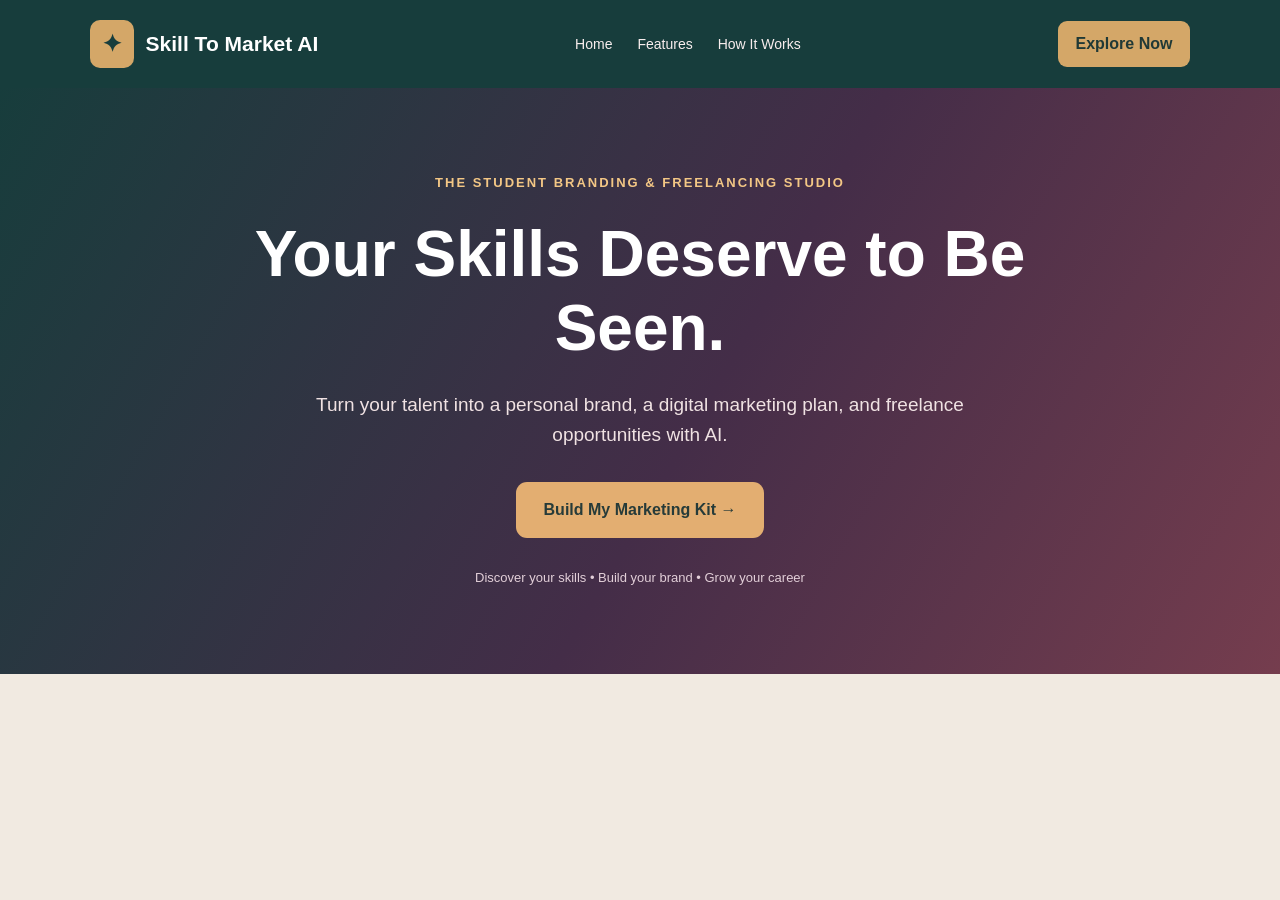
<file: index.html.html>
<!DOCTYPE html>
<html lang="en">
<head>
  <meta charset="UTF-8">
  <meta name="viewport" content="width=device-width, initial-scale=1.0">
  <title>Skill To Market AI</title>
  <link rel="stylesheet" href="style.css">
</head>
<body>

<header class="navbar">
  <div class="logo">
    <span class="logo-icon">✦</span>
    Skill To Market AI
  </div>

  <nav aria-label="Main Navigation">
    <a href="#home" data-view="home">Home</a>
    <a href="#features" data-view="features">Features</a>
    <a href="#how-it-works" data-view="how-it-works">How It Works</a>
  </nav>

  <button type="button" class="nav-button" id="exploreBtn">
    Explore Now
  </button>
</header>

<main>

  <!-- HOME PAGE -->
  <section id="home" class="page">
    <div class="hero">
      <div class="hero-content">
        <p class="eyebrow">
          THE STUDENT BRANDING & FREELANCING STUDIO
        </p>

        <h1>Your Skills Deserve to Be Seen.</h1>

        <p class="hero-description">
          Turn your talent into a personal brand,
          a digital marketing plan, and freelance
          opportunities with AI.
        </p>

        <button type="button" class="primary-button"
                data-view="student">
          Build My Marketing Kit →
        </button>

        <p class="hero-note">
          Discover your skills • Build your brand • Grow your career
        </p>
      </div>
    </div>
  </section>

  <!-- FEATURES PAGE -->
  <section id="features" class="page" hidden>
    <div class="features-section">
      <div class="section-heading">
        <p class="section-label">EXPLORE OUR FEATURES</p>
        <h2>Everything You Need to Grow</h2>
        <p>
          From discovering your skills to building your
          online presence and freelance career.
        </p>
      </div>

      <div class="features-grid">
        <article class="feature-card brand-card">
          <div class="feature-icon">✦</div>
          <h3>Personal Branding</h3>
          <p>
            Discover your strengths, find your niche,
            and prepare your professional online profile.
          </p>
        </article>

        <article class="feature-card marketing-card">
          <div class="feature-icon">▦</div>
          <h3>7-Day Marketing Plan</h3>
          <p>
            Get a personalized marketing schedule
            with content ideas and daily activities.
          </p>
        </article>

        <article class="feature-card fiverr-card">
          <div class="feature-icon">◆</div>
          <h3>Fiverr Gig Studio</h3>
          <p>
            Prepare gig titles, descriptions, packages,
            keywords, and client requirements.
          </p>
        </article>
      </div>
    </div>
  </section>

  <!-- HOW IT WORKS PAGE -->
  <section id="how-it-works" class="page" hidden>
    <div class="how-section">
      <p class="section-label">SIMPLE PROCESS</p>
      <h2>How Skill To Market AI Works</h2>

      <div class="steps-grid">
        <article class="step-card">
          <span>01</span>
          <h3>Enter Your Skills</h3>
          <p>Provide your education, skills, and career goals.</p>
        </article>

        <article class="step-card">
          <span>02</span>
          <h3>Build Your Strategy</h3>
          <p>Get personalized branding and marketing guidance.</p>
        </article>

        <article class="step-card">
          <span>03</span>
          <h3>Prepare for Freelancing</h3>
          <p>Explore content ideas and optional Fiverr gig details.</p>
        </article>
      </div>
    </div>
  </section>

  <!-- STUDENT INFORMATION -->
  <section id="student" class="page form-page" hidden>
    <div class="form-panel">
      <p class="step-label">STEP 01 / 02</p>
      <h2>Let's Discover Your Skills</h2>
      <p class="intro-text">
        Tell us about your education, skills and career goals.
      </p>

      <div class="progress-bar">
        <span class="active"></span>
        <span></span>
      </div>

      <div class="form-grid">
        <div class="field">
          <label for="degree">Degree / Field of Study *</label>
          <input id="degree" type="text"
                 placeholder="e.g. BS Computer Science" required>
        </div>

        <div class="field">
          <label for="skill">Your Main Skill *</label>
          <input id="skill" type="text"
                 placeholder="e.g. Web Development" required>
        </div>

        <div class="field">
          <label for="experience">Experience Level *</label>
          <select id="experience" required>
            <option value="">Select Experience Level</option>
            <option value="Beginner">Beginner</option>
            <option value="Intermediate">Intermediate</option>
            <option value="Advanced">Advanced</option>
          </select>
        </div>

        <div class="field">
          <label for="careerGoal">Career Goal *</label>
          <input id="careerGoal" type="text"
                 placeholder="e.g. Find Freelance Clients" required>
        </div>
      </div>

      <div class="form-actions">
        <button type="button" class="outline-button"
                data-view="home">← Back to Home</button>
        <button type="button" class="green-button"
                id="continueBtn">Continue →</button>
      </div>
    </div>
  </section>

  <!-- MARKETING PREFERENCES -->
  <section id="preferences" class="page form-page" hidden>
    <div class="form-panel preferences-panel">
      <p class="step-label">STEP 02 / 02</p>
      <h2>Find Your Direction</h2>
      <p class="intro-text">
        Choose your marketing preferences and optional Fiverr Gig.
      </p>

      <div class="progress-bar">
        <span class="active"></span>
        <span class="active second-progress"></span>
      </div>

      <div class="form-grid">
        <div class="field">
          <label for="platforms">Preferred Platforms *</label>
          <input id="platforms" type="text"
                 placeholder="e.g. LinkedIn, Instagram" required>
        </div>

        <div class="field">
          <label for="interest">Area of Interest *</label>
          <input id="interest" type="text"
                 placeholder="e.g. E-commerce Websites" required>
        </div>

        <div class="field full-width">
          <label for="availableTime">Available Time (Optional)</label>
          <input id="availableTime" type="text"
                 placeholder="e.g. 2 hours per day">
        </div>
      </div>

      <div class="fiverr-option">
        <h3>◆ Want to Create a Fiverr Gig?</h3>
        <p>Optionally prepare your freelance service content.</p>

        <label class="checkbox-label">
          <input type="checkbox" id="enableFiverr">
          Yes, I want to generate a Fiverr Gig
        </label>

        <div id="fiverrFields" hidden>
          <h3>Fiverr Gig Information</h3>

          <div class="form-grid">
            <div class="field">
              <label for="serviceType">Service / Gig Type *</label>
              <input id="serviceType" type="text"
                placeholder="e.g. Shopify Store Development" disabled>
            </div>

            <div class="field">
              <label for="targetClient">Target Client *</label>
              <input id="targetClient" type="text"
                placeholder="e.g. Small Businesses" disabled>
            </div>

            <div class="field">
              <label for="tools">Tools / Technologies *</label>
              <input id="tools" type="text"
                placeholder="e.g. Shopify, HTML, CSS" disabled>
            </div>

            <div class="field">
              <label for="startingPrice">Starting Price *</label>
              <input id="startingPrice" type="text"
                placeholder="e.g. $50" disabled>
            </div>

            <div class="field">
              <label for="deliveryTime">Delivery Time *</label>
              <input id="deliveryTime" type="text"
                placeholder="e.g. 5 days" disabled>
            </div>

            <div class="field">
              <label for="revisions">Number of Revisions *</label>
              <input id="revisions" type="number" min="0"
                placeholder="e.g. 2" disabled>
            </div>

            <div class="field full-width">
              <label for="portfolio">Portfolio / Work Samples *</label>
              <select id="portfolio" disabled>
                <option value="">Select Availability</option>
                <option value="Available">Available</option>
                <option value="Not Available">Not Available</option>
              </select>
            </div>
          </div>
        </div>
      </div>

      <div class="form-actions">
        <button type="button" class="outline-button"
                data-view="student">← Back</button>
        <button type="button" class="green-button"
                id="generateBtn">
          Generate My Marketing Kit →
        </button>
      </div>
    </div>
  </section>

  <!-- MARKETING KIT RESULTS -->
  <section id="results" class="page results-page" hidden>
    <div class="results-container">
      <div class="results-heading">
        <p class="section-label">YOUR PERSONALIZED RESULTS</p>
        <h2>Your Personal Branding Studio</h2>
        <p>Explore your Digital Marketing Kit.</p>
        <p class="demo-notice">
          AI-generated suggestions. Review and personalize them before using.
        </p>
      </div>

      <div class="result-grid">
        <article class="result-card result-green">
          <h3>AI-Based Skill Analysis</h3>
          <div id="skillAnalysisResult"></div>
        </article>
        <article class="result-card result-coral">
          <h3>Target Audience Identification</h3>
          <div id="targetAudienceResult"></div>
        </article>
        <article class="result-card result-purple">
          <h3>Niche & Brand Positioning</h3>
          <div id="nicheResult"></div>
        </article>
        <article class="result-card result-blue">
          <h3>Profile Optimization</h3>
          <div id="profileOptimizationResult"></div>
        </article>
        <article class="result-card result-gold">
          <h3>Personalized Content Strategy</h3>
          <div id="contentStrategyResult"></div>
        </article>
        <article class="result-card result-pink">
          <h3>Caption & Content Generator</h3>
          <div id="captionResult"></div>
        </article>
        <article class="result-card result-green">
          <h3>Client Outreach Drafts</h3>
          <div id="outreachResult"></div>
        </article>
        <article class="result-card result-coral">
          <h3>Pricing Guidance</h3>
          <div id="pricingResult"></div>
        </article>
        <article class="result-card result-purple">
          <h3>Profile Score & Analysis</h3>
          <div id="profileAnalysisResult"></div>
        </article>
      </div>

      <div class="calendar-box">
        <h3>Your 7-Day Marketing Calendar</h3>
        <p id="marketingPlanIntro"></p>
        <div class="calendar-grid" id="marketingCalendar"></div>
      </div>

      <div class="form-actions">
        <button type="button" class="outline-button"
                data-view="preferences">← Edit Information</button>

        <button type="button" class="burgundy-button"
                id="viewFiverrBtn" hidden>View My Fiverr Gig →</button>
      </div>
    </div>
  </section>

  <!-- FIVERR GIG RESULTS -->
  <section id="fiverr-results" class="page results-page" hidden>
    <div class="results-container">
      <div class="results-heading">
        <p class="section-label">FREELANCING STUDIO</p>
        <h2>Your Fiverr Gig Studio</h2>
        <p class="demo-notice">
          AI-generated Gig content. Review it before using on Fiverr.
          It is not published automatically.
        </p>
      </div>

      <div class="gig-title-box">
        <h3>Your Gig Title</h3>
        <p id="gigTitleResult"></p>
      </div>

      <div class="result-grid">
        <article class="result-card result-purple">
          <h3>Category / Subcategory</h3>
          <div id="gigCategoryResult"></div>
        </article>
        <article class="result-card result-green">
          <h3>Search Tags / Keywords</h3>
          <div id="gigTagsResult"></div>
        </article>
      </div>

      <h3 class="packages-title">
        Basic, Standard & Premium Packages
      </h3>

      <div class="package-grid">
        <article class="package-card package-basic">
          <h3>Basic</h3>
          <strong id="basicPrice">TBD</strong>
          <p>Starter Package</p>
        </article>
        <article class="package-card package-standard">
          <h3>Standard</h3>
          <strong>To be suggested</strong>
          <p>Business Package</p>
        </article>
        <article class="package-card package-premium">
          <h3>Premium</h3>
          <strong>To be suggested</strong>
          <p>Complete Package</p>
        </article>
      </div>

      <p class="package-note">
        AI-generated package suggestions. Review before using.
      </p>

      <div class="result-grid">
        <article class="result-card result-gold">
          <h3>Pricing, Delivery & Revisions</h3>
          <div id="gigPricingResult"></div>
        </article>
        <article class="result-card result-blue">
          <h3>Gig Description</h3>
          <div id="gigDescriptionResult"></div>
        </article>
        <article class="result-card result-pink">
          <h3>Frequently Asked Questions</h3>
          <div id="gigFaqResult"></div>
        </article>
        <article class="result-card result-coral">
          <h3>Buyer Requirements</h3>
          <div id="gigRequirementsResult"></div>
        </article>
        <article class="result-card result-green">
          <h3>Gallery / Portfolio Suggestions</h3>
          <div id="gigPortfolioResult"></div>
        </article>
      </div>

      <div class="form-actions">
        <button type="button" class="outline-button"
                data-view="results">← Back to Marketing Kit</button>
        <button type="button" class="green-button"
                data-view="home">Back to Home</button>
      </div>
    </div>
  </section>

</main>

<script>
  // ALL SCREENS
  const pageIds = [
    "home", "features", "how-it-works",
    "student", "preferences", "results", "fiverr-results"
  ];

  const pages = pageIds.map(function(id) {
    return document.getElementById(id);
  });

  // NORMAL MODE: ONLY ONE SCREEN
  function showPage(pageId) {
    pages.forEach(function(page) {
      page.hidden = page.id !== pageId;
    });

    window.scrollTo(0, 0);
  }

  // EXPLORE MODE: HOME + FEATURES + HOW IT WORKS
  function exploreWebsite() {
    pages.forEach(function(page) {
      const isExplorePage = [
        "home", "features", "how-it-works"
      ].includes(page.id);

      page.hidden = !isExplorePage;
    });

    window.scrollTo({ top: 0, behavior: "smooth" });
  }

  // NAVIGATION BUTTONS: INDIVIDUAL SCREENS
  document.querySelectorAll("[data-view]").forEach(function(button) {
    button.addEventListener("click", function(event) {
      event.preventDefault();
      showPage(this.dataset.view);
    });
  });

  // EXPLORE NOW: SCROLLING MODE
  document.getElementById("exploreBtn").addEventListener(
    "click", function() {
      exploreWebsite();
    }
  );

  // FORM HELPERS
  function getValue(id) {
    return document.getElementById(id).value.trim();
  }

  function validateFields(ids, pageId) {
    for (const id of ids) {
      const field = document.getElementById(id);

      if (!field.value.trim() || !field.checkValidity()) {
        showPage(pageId);
        field.focus();
        field.reportValidity();
        return false;
      }
    }
    return true;
  }

  const studentIds = [
    "degree", "skill", "experience", "careerGoal"
  ];

  const preferenceIds = ["platforms", "interest"];

  const fiverrIds = [
    "serviceType", "targetClient", "tools",
    "startingPrice", "deliveryTime", "revisions", "portfolio"
  ];

  // CONTINUE TO MARKETING PREFERENCES
  document.getElementById("continueBtn").addEventListener(
    "click", function() {
      if (validateFields(studentIds, "student")) {
        showPage("preferences");
      }
    }
  );

  // OPTIONAL FIVERR FORM
  const enableFiverr = document.getElementById("enableFiverr");
  const fiverrFields = document.getElementById("fiverrFields");

  enableFiverr.addEventListener("change", function() {
    fiverrFields.hidden = !this.checked;

    fiverrFields.querySelectorAll("input, select").forEach(
      function(field) {
        field.disabled = !enableFiverr.checked;
        field.required = enableFiverr.checked;
      }
    );
  });

  // ---------- RENDER HELPERS ----------
  function makeEl(tag, text) {
    const node = document.createElement(tag);
    if (text !== undefined && text !== null) node.textContent = String(text);
    return node;
  }

  function asList(value) {
    return Array.isArray(value) ? value : [];
  }

  function listEl(items) {
    const ul = document.createElement("ul");
    ul.style.paddingLeft = "20px";
    ul.style.marginTop = "4px";
    asList(items).forEach(function(item) {
      ul.appendChild(makeEl("li", item));
    });
    return ul;
  }

  function labelBlock(label, value) {
    const wrap = document.createElement("div");
    wrap.style.marginBottom = "10px";
    wrap.style.whiteSpace = "pre-line";
    wrap.appendChild(makeEl("strong", label + ": "));
    wrap.appendChild(document.createTextNode(value == null ? "" : String(value)));
    return wrap;
  }

  function listBlock(label, items) {
    const wrap = document.createElement("div");
    wrap.style.marginBottom = "10px";
    wrap.appendChild(makeEl("strong", label));
    wrap.appendChild(listEl(items));
    return wrap;
  }

  function fillBox(id, nodes) {
    document.getElementById(id).replaceChildren(...nodes);
  }

  // ---------- MARKETING KIT RENDER ----------
  function renderKit(kit) {
    const k = kit || {};

    const sa = k.skillAnalysis || {};
    fillBox("skillAnalysisResult", [
      labelBlock("Summary", sa.summary),
      listBlock("Strengths", sa.strengths),
      listBlock("Areas to Improve", sa.improvementAreas),
      listBlock("Services You Can Offer", sa.marketableServices)
    ]);

    const ta = k.targetAudience || {};
    fillBox("targetAudienceResult", [
      labelBlock("Primary Audience", ta.primaryAudience),
      labelBlock("Secondary Audience", ta.secondaryAudience),
      listBlock("Client Types", ta.clientTypes),
      listBlock("Where to Find Them", ta.whereToFindThem)
    ]);

    const ni = k.niche || {};
    fillBox("nicheResult", [
      labelBlock("Recommended Niche", ni.recommendedNiche),
      labelBlock("Why It Fits", ni.reason),
      labelBlock("Brand Positioning", ni.brandPositioning),
      labelBlock("Value Proposition", ni.uniqueValueProposition),
      labelBlock("Brand Tone", ni.brandTone)
    ]);

    const po = k.profileOptimization || {};
    const li = po.linkedin || {};
    const ig = po.instagram || {};
    fillBox("profileOptimizationResult", [
      labelBlock("LinkedIn Headline", li.headline),
      labelBlock("LinkedIn About", li.about),
      labelBlock("LinkedIn Skills to Add", asList(li.skillsToAdd).join(", ")),
      listBlock("LinkedIn Tips", li.tips),
      labelBlock("Instagram Bio", ig.bio),
      listBlock("Instagram Highlight Ideas", ig.highlightIdeas),
      listBlock("Instagram Tips", ig.tips)
    ]);

    const cs = k.contentStrategy || {};
    fillBox("contentStrategyResult", [
      listBlock("Content Pillars", asList(cs.contentPillars).map(function(p) {
        return p.pillar + ": " + p.description;
      })),
      listBlock("Post Ideas", asList(cs.postIdeas).map(function(p) {
        return p.platform + ": " + p.idea;
      })),
      labelBlock("Posting Frequency", cs.postingFrequency)
    ]);

    fillBox("captionResult", asList(k.captions).map(function(c, i) {
      const wrap = document.createElement("div");
      wrap.style.marginBottom = "14px";
      wrap.style.whiteSpace = "pre-line";
      wrap.appendChild(makeEl("strong", (i + 1) + ". " + c.type + " | " + c.platform));

      // hashtags caption ke andar hon to hata do (duplicate se bachne ke liye)
      const cleanCaption = String(c.caption || "")
        .replace(/#\w+/g, "")
        .replace(/[ \t]+/g, " ")
        .trim();
      wrap.appendChild(makeEl("p", cleanCaption));

      // hashtags array ke duplicates hata do
      const tags = Array.from(new Set(asList(c.hashtags)));
      wrap.appendChild(makeEl("p", tags.join(" ")));
      return wrap;
    }));

    const oc = k.outreach || {};
    fillBox("outreachResult", [
      labelBlock("LinkedIn Message", oc.linkedinMessage),
      labelBlock("Email Subject", oc.emailSubject),
      labelBlock("Email Body", oc.emailBody),
      labelBlock("Instagram DM", oc.instagramDM),
      labelBlock("Follow-up Message", oc.followUpMessage)
    ]);

    const pr = k.pricing || {};
    fillBox("pricingResult", [
      labelBlock("Approach", pr.pricingApproach),
      labelBlock("Starting Price Range", pr.startingPriceRange),
      listBlock("Package Ideas", asList(pr.packageIdeas).map(function(p) {
        return p.name + " (" + p.price + "): " + p.includes;
      })),
      listBlock("Pricing Tips", pr.tips)
    ]);

    const pa = k.profileAnalysis || {};
    fillBox("profileAnalysisResult", [
      labelBlock("Score", pa.score == null ? (pa.scoreStatus || "Not evaluated") : pa.score + "/100"),
      labelBlock("Analysis", pa.analysis),
      listBlock("Improvement Tips", pa.improvementTips)
    ]);

    const calendar = document.getElementById("marketingCalendar");
    calendar.replaceChildren();
    asList(k.marketingPlan).forEach(function(d, index) {
      const card = document.createElement("article");
      card.className = "calendar-day day-" + ((index % 7) + 1);
      card.appendChild(makeEl("span", "DAY " + (d.day || index + 1)));
      card.appendChild(makeEl("h4", d.focus));
      card.appendChild(makeEl("p", d.task));
      card.appendChild(makeEl("p", "Content: " + d.contentIdea));
      card.appendChild(makeEl("p", "Engage: " + d.engagementActivity));
      card.appendChild(makeEl("p", d.platform + " | " + d.timeNeeded));
      calendar.appendChild(card);
    });

    document.getElementById("marketingPlanIntro").textContent =
      "Your personalized day-by-day plan.";
  }

  // ---------- FIVERR GIG RENDER ----------
  function renderFiverr(g, wanted) {
    const btn = document.getElementById("viewFiverrBtn");

    if (!wanted || !g) {
      btn.hidden = true;
      return;
    }

    document.getElementById("gigTitleResult").textContent = g.gigTitle || "";

    fillBox("gigCategoryResult", [
      labelBlock("Category", g.category),
      labelBlock("Subcategory", g.subcategory)
    ]);

    fillBox("gigTagsResult", [
      labelBlock("Tags", asList(g.tags).join(", "))
    ]);

    const grid = document.querySelector("#fiverr-results .package-grid");
    grid.replaceChildren();
    [
      ["basic", "Basic", "package-basic"],
      ["standard", "Standard", "package-standard"],
      ["premium", "Premium", "package-premium"]
    ].forEach(function(t) {
      const p = (g.packages || {})[t[0]] || {};
      const card = document.createElement("article");
      card.className = "package-card " + t[2];
      card.appendChild(makeEl("h3", t[1]));
      card.appendChild(makeEl("strong", p.price));
      card.appendChild(makeEl("p", p.name));
      card.appendChild(makeEl("p", p.includes));
      card.appendChild(makeEl("p",
        [p.deliveryTime, p.revisions != null ? p.revisions + " revisions" : ""]
          .filter(Boolean).join(" | ")));
      grid.appendChild(card);
    });

    fillBox("gigPricingResult", [labelBlock("Summary", g.pricingSummary)]);
    fillBox("gigDescriptionResult", [labelBlock("Description", g.description)]);

    fillBox("gigFaqResult", asList(g.faqs).map(function(f) {
      const w = document.createElement("div");
      w.style.marginBottom = "10px";
      w.appendChild(makeEl("strong", "Q: " + f.question));
      w.appendChild(makeEl("p", "A: " + f.answer));
      return w;
    }));

    fillBox("gigRequirementsResult", [
      listBlock("Buyer should provide", g.requirements)
    ]);

    fillBox("gigPortfolioResult", [
      listBlock("Suggestions", g.portfolioSuggestions)
    ]);

    btn.hidden = false;
  }

  // ---------- n8n CONNECTION ----------
  const WEBHOOK_URL = "https://workflow.resailab.com/webhook/skill-to-market-ai";

  async function fetchKit(payload) {
    const controller = new AbortController();
    const timer = setTimeout(function() {
      controller.abort();
    }, 150000);

    try {
      const response = await fetch(WEBHOOK_URL, {
        method: "POST",
        headers: { "Content-Type": "application/json" },
        body: JSON.stringify(payload),
        signal: controller.signal
      });

      // Read plain text first: n8n may return an empty body on model failure.
      const raw = await response.text();
      let data;
      try {
        data = raw.trim() ? JSON.parse(raw) : null;
      } catch (parseError) {
        throw new Error("n8n returned an invalid response. Check the latest n8n execution and Respond to Webhook node.");
      }

      if (!response.ok) {
        if (response.status === 429 || (data && data.error === "AI_LIMIT_REACHED")) {
          throw new Error("Gemini AI request limit reached. Please try again after the quota resets.");
        }
        throw new Error((data && data.message) || ("n8n returned HTTP " + response.status));
      }
      if (!data || typeof data !== "object" || !data.skillAnalysis) {
        throw new Error("n8n did not return a complete Marketing Kit. Check Message a model and Respond to Webhook nodes.");
      }
      return data;
    } finally {
      clearTimeout(timer);
    }
  }

  // GENERATE MARKETING KIT (+ OPTIONAL FIVERR GIG)
  document.getElementById("generateBtn").addEventListener(
    "click", async function() {

      if (!validateFields(studentIds, "student")) return;

      if (!validateFields(preferenceIds, "preferences")) return;

      if (enableFiverr.checked &&
          !validateFields(fiverrIds, "preferences")) return;

      const wantsFiverr = enableFiverr.checked;

      const degree = getValue("degree");
      const skill = getValue("skill");
      const experience = getValue("experience");
      const goal = getValue("careerGoal");
      const platforms = getValue("platforms");
      const interest = getValue("interest");
      const time = getValue("availableTime");

      const generateButton = document.getElementById("generateBtn");
      const buttonText = generateButton.textContent;
      generateButton.disabled = true;
      generateButton.textContent = "Generating... please wait (up to 2 minutes)";

      let kit;

      try {
        kit = await fetchKit({
          degree: degree,
          skill: skill,
          experience: experience,
          goal: goal,
          careerGoal: goal,
          platform: platforms,
          platforms: platforms,
          interest: interest,
          availableTime: time,
          time: time,
          fiverrEnabled: wantsFiverr ? "true" : "false",
          serviceType: wantsFiverr ? getValue("serviceType") : "",
          targetClient: wantsFiverr ? getValue("targetClient") : "",
          tools: wantsFiverr ? getValue("tools") : "",
          startingPrice: wantsFiverr ? getValue("startingPrice") : "",
          deliveryTime: wantsFiverr ? getValue("deliveryTime") : "",
          revisions: wantsFiverr ? getValue("revisions") : "",
          portfolio: wantsFiverr ? getValue("portfolio") : ""
        });
      } catch (error) {
        alert("Could not get AI result: " + error.message);
        generateButton.disabled = false;
        generateButton.textContent = buttonText;
        return;
      }

      generateButton.disabled = false;
      generateButton.textContent = buttonText;

      window.latestKit = kit;
      renderKit(kit);
      renderFiverr(kit.fiverrGig, wantsFiverr);

      if (wantsFiverr && !kit.fiverrGig) {
        alert("Marketing kit aa gayi, lekin AI ke jawab mein 'fiverrGig' nahi tha. " +
              "n8n ka prompt / parse node check karo. Keys mile: " +
              Object.keys(kit).join(", "));
      }

      showPage("results");
    }
  );

  document.getElementById("viewFiverrBtn").addEventListener(
    "click", function() {
      if (!this.hidden) showPage("fiverr-results");
    }
  );

  // WEBSITE OPENS ON HOME PAGE ONLY
  showPage("home");
</script>

</body>
</html>
</file>
<file: style.css>
/* SKILL TO MARKET AI - PREMIUM WEBSITE */

* {
  margin: 0;
  padding: 0;
  box-sizing: border-box;
}

html {
  scroll-behavior: smooth;
}

body {
  font-family: Arial, sans-serif;
  background: #f1eae1;
  color: #263d38;
  line-height: 1.6;
}

button, input, select {
  font: inherit;
}

button {
  cursor: pointer;
}

[hidden] {
  display: none !important;
}

/* NAVIGATION */

.navbar {
  display: flex;
  justify-content: space-between;
  align-items: center;
  gap: 20px;
  padding: 20px 7%;
  background: #173d3c;
  color: #fff;
}

.logo {
  display: flex;
  align-items: center;
  gap: 12px;
  font-size: 21px;
  font-weight: bold;
}

.logo-icon {
  background: #d4a768;
  color: #173d3c;
  padding: 5px 12px;
  border-radius: 10px;
  font-size: 24px;
}

nav {
  display: flex;
  gap: 25px;
}

nav a {
  color: #f8eeee;
  text-decoration: none;
  font-size: 14px;
}

nav a:hover {
  color: #f3c785;
}

.nav-button {
  background: #d4a768;
  color: #203936;
  padding: 10px 18px;
  border: none;
  border-radius: 9px;
  font-weight: bold;
}

/* HOME PAGE */

.hero {
  min-height: 540px;
  display: flex;
  align-items: center;
  justify-content: center;
  text-align: center;
  padding: 85px 20px;
  background: linear-gradient(
    120deg, #173d3c 0%, #442d48 55%, #753d4e 100%
  );
  color: white;
}

.hero-content {
  max-width: 800px;
}

.eyebrow {
  color: #f3c785;
  letter-spacing: 2px;
  font-size: 13px;
  font-weight: bold;
  margin-bottom: 23px;
}

.hero h1 {
  font-size: clamp(36px, 5vw, 64px);
  line-height: 1.16;
  margin-bottom: 24px;
}

.hero-description {
  font-size: 19px;
  color: #f0e2e3;
  max-width: 650px;
  margin: 0 auto 32px;
}

.primary-button {
  display: inline-block;
  background: #e3ae71;
  color: #263b39;
  padding: 15px 28px;
  font-weight: bold;
  border: none;
  border-radius: 11px;
  transition: 0.2s ease;
}

.primary-button:hover {
  background: #f3c785;
  transform: translateY(-3px);
}

.hero-note {
  margin-top: 30px;
  font-size: 13px;
  color: #e2cfd8;
}

/* FEATURES */

.features-section {
  max-width: 1150px;
  min-height: 75vh;
  margin: 0 auto;
  padding: 85px 25px;
}

.section-heading {
  text-align: center;
  margin-bottom: 35px;
}

.section-label {
  color: #a25a51;
  font-size: 13px;
  font-weight: bold;
  letter-spacing: 2px;
  margin-bottom: 13px;
}

.section-heading h2,
.how-section h2 {
  color: #233e39;
  font-size: 34px;
  margin-bottom: 12px;
}

.section-heading > p:last-child {
  color: #75665f;
}

.features-grid {
  display: grid;
  grid-template-columns: repeat(3, minmax(0, 1fr));
  gap: 22px;
}

.feature-card {
  padding: 30px;
  border-radius: 17px;
  transition: 0.2s;
}

.feature-card:hover {
  transform: translateY(-5px);
}

.feature-icon {
  font-size: 30px;
  margin-bottom: 18px;
}

.feature-card h3 {
  font-size: 21px;
  margin-bottom: 12px;
}

.feature-card p {
  font-size: 15px;
}

.brand-card {
  background: #dcece6;
  color: #175f52;
}

.marketing-card {
  background: #f5e9cf;
  color: #85601f;
}

.fiverr-card {
  background: #f4dfe7;
  color: #843d62;
}

/* HOW IT WORKS */

.how-section {
  min-height: 75vh;
  padding: 75px 7%;
  background: #e6eae4;
  text-align: center;
}

.steps-grid {
  display: grid;
  grid-template-columns: repeat(3, minmax(0, 1fr));
  gap: 20px;
  max-width: 1100px;
  margin: 35px auto 0;
}

.step-card {
  padding: 30px 22px;
  background: white;
  border-radius: 16px;
  box-shadow: 0 4px 18px rgba(0,0,0,0.04);
}

.step-card span {
  display: inline-block;
  font-size: 25px;
  font-weight: bold;
  color: #bd8d4f;
  margin-bottom: 12px;
}

.step-card h3 {
  color: #173d3c;
  margin-bottom: 8px;
}

.step-card p {
  color: #746966;
  font-size: 14px;
}

/* FORM PAGES */

.form-page {
  min-height: 85vh;
  padding: 55px 20px 75px;
  background: linear-gradient(135deg,#f1eae1,#e5eee7);
}

.form-panel {
  max-width: 950px;
  margin: 0 auto;
  padding: 45px;
  background: #fffdf9;
  border-radius: 22px;
  box-shadow: 0 12px 35px rgba(37,54,44,0.08);
}

.form-panel h2 {
  color: #233e39;
  font-size: 34px;
  margin-bottom: 8px;
}

.step-label {
  color: #a15c51;
  font-size: 13px;
  font-weight: bold;
  letter-spacing: 2px;
  margin-bottom: 12px;
}

.intro-text {
  color: #756b63;
  margin-bottom: 27px;
}

.progress-bar {
  display: flex;
  gap: 8px;
  margin-bottom: 30px;
}

.progress-bar span {
  flex: 1;
  height: 7px;
  background: #e2d9ce;
  border-radius: 30px;
}

.progress-bar .active {
  background: #147665;
}

.progress-bar .second-progress {
  background: #7753a2;
}

.form-grid {
  display: grid;
  grid-template-columns: repeat(2,minmax(0,1fr));
  gap: 22px;
}

.field {
  min-width: 0;
}

.field.full-width {
  grid-column: 1 / -1;
}

.field label {
  display: block;
  font-size: 15px;
  font-weight: bold;
  color: #31483f;
  margin-bottom: 9px;
}

.field input,
.field select {
  width: 100%;
  padding: 14px 15px;
  border: 1px solid #d5d0c8;
  border-radius: 10px;
  background: white;
  color: #2c3c38;
  font-size: 15px;
}

.field input:focus,
.field select:focus {
  outline: 2px solid #167c6b;
  outline-offset: 1px;
}

.field input::placeholder {
  color: #9b938b;
}

.form-actions {
  display: flex;
  flex-wrap: wrap;
  justify-content: space-between;
  gap: 15px;
  margin-top: 35px;
}

.preferences-panel {
  background: #fbf8fc;
}

.preferences-panel h2 {
  color: #432e52;
}

/* BUTTONS */

.green-button,
.burgundy-button,
.outline-button {
  padding: 13px 22px;
  border-radius: 10px;
  font-weight: bold;
  transition: 0.2s;
}

.green-button {
  background: #126b5d;
  color: white;
  border: none;
}

.green-button:hover {
  background: #0e5349;
}

.burgundy-button {
  background: #713650;
  color: white;
  border: none;
}

.burgundy-button:hover {
  background: #54283c;
}

.outline-button {
  background: transparent;
  color: #214f45;
  border: 2px solid #b7c6ba;
}

.outline-button:hover {
  background: #e5eee8;
}

/* FIVERR FORM */

.fiverr-option {
  margin-top: 35px;
  padding: 28px;
  background: #60364d;
  color: white;
  border-radius: 18px;
}

.fiverr-option h3 {
  font-size: 21px;
  margin-bottom: 6px;
}

.fiverr-option > p {
  color: #f0dde7;
}

.checkbox-label {
  display: flex;
  align-items: center;
  gap: 12px;
  margin-top: 24px;
  padding: 15px;
  border-radius: 10px;
  background: #e39b72;
  color: #422d35;
  font-weight: bold;
  cursor: pointer;
}

.checkbox-label input {
  width: 19px;
  height: 19px;
  accent-color: #126b5d;
  flex-shrink: 0;
}

#fiverrFields {
  margin-top: 26px;
  padding-top: 25px;
  border-top: 1px solid #99728a;
}

#fiverrFields h3 {
  margin-bottom: 22px;
}

#fiverrFields .field label {
  color: #fff4f5;
}

/* RESULTS */

.results-page {
  min-height: 85vh;
  padding: 60px 20px 75px;
  background: #eaede9;
}

.results-container {
  max-width: 1150px;
  margin: 0 auto;
}

.results-heading {
  text-align: center;
  margin-bottom: 32px;
}

.results-heading h2 {
  color: #244540;
  font-size: 36px;
  margin-bottom: 10px;
}

.results-heading > p:not(.section-label) {
  color: #68716c;
}

.demo-notice {
  margin: 20px auto 0;
  max-width: 800px;
  padding: 12px 18px;
  background: #fff4da;
  border: 1px solid #e8c981;
  border-radius: 10px;
  color: #70551e !important;
  font-size: 14px;
}

.result-grid {
  display: grid;
  grid-template-columns: repeat(2,minmax(0,1fr));
  gap: 20px;
}

.result-card {
  padding: 27px;
  border-radius: 17px;
  min-width: 0;
}

.result-card h3 {
  font-size: 20px;
  margin-bottom: 14px;
}

.result-card div {
  font-size: 15px;
  color: #40534d;
  overflow-wrap: anywhere;
  white-space: pre-line;
}

.result-green { background: #dcece6; }
.result-green h3 { color: #175f52; }

.result-coral { background: #f5e3dc; }
.result-coral h3 { color: #a14e42; }

.result-purple { background: #e8e0f3; }
.result-purple h3 { color: #694b9f; }

.result-blue { background: #dbe8f8; }
.result-blue h3 { color: #315f9c; }

.result-gold { background: #f5e9cf; }
.result-gold h3 { color: #936622; }

.result-pink { background: #f6dde8; }
.result-pink h3 { color: #a04477; }

/* MARKETING CALENDAR */

.calendar-box {
  margin-top: 28px;
  padding: 28px;
  background: white;
  border-radius: 18px;
}

.calendar-box > h3 {
  color: #204d44;
  font-size: 24px;
  margin-bottom: 8px;
}

.calendar-box > p {
  color: #716b62;
  margin-bottom: 22px;
}

.calendar-grid {
  display: grid;
  grid-template-columns: repeat(7,minmax(0,1fr));
  gap: 10px;
}

.calendar-day {
  border-radius: 12px;
  padding: 17px 12px;
  color: white;
  overflow-wrap: anywhere;
}

.calendar-day span {
  font-size: 12px;
  font-weight: bold;
}

.calendar-day h4 {
  font-size: 15px;
  line-height: 1.3;
  margin: 12px 0;
}

.calendar-day p {
  font-size: 12px;
  line-height: 1.5;
}

.day-1 { background: #196d60; }
.day-2 { background: #a55a52; }
.day-3 { background: #7361a9; }
.day-4 { background: #b8843c; }
.day-5 { background: #345e9c; }
.day-6 { background: #b45f82; }
.day-7 { background: #44746a; }

/* FIVERR RESULTS */

#fiverr-results {
  background: linear-gradient(135deg,#efe7f1,#f2e6df);
}

#fiverr-results .results-heading h2 {
  color: #61314c;
}

.gig-title-box {
  margin-bottom: 24px;
  background: white;
  padding: 27px;
  border-radius: 16px;
}

.gig-title-box h3 {
  color: #9c5c45;
  font-size: 17px;
  margin-bottom: 8px;
}

.gig-title-box p {
  color: #3b3542;
  font-size: 22px;
  font-weight: bold;
  overflow-wrap: anywhere;
}

.packages-title {
  margin: 35px 0 20px;
  color: #61314c;
  font-size: 25px;
}

.package-grid {
  display: grid;
  grid-template-columns: repeat(3,minmax(0,1fr));
  gap: 20px;
}

.package-card {
  padding: 30px 20px;
  border-radius: 16px;
  text-align: center;
  min-width: 0;
}

.package-card h3 {
  margin-bottom: 12px;
}

.package-card strong {
  display: block;
  font-size: 23px;
  margin-bottom: 12px;
  overflow-wrap: anywhere;
}

.package-card p {
  font-size: 14px;
}

.package-basic {
  background: #e1f1e9;
  color: #166f60;
}

.package-standard {
  background: #ebe4f6;
  color: #674d9d;
}

.package-premium {
  background: #f7e5d9;
  color: #9a513e;
}

.package-note {
  margin: 12px 0 28px;
  color: #6b5e65;
  font-size: 13px;
  text-align: center;
}

/* RESPONSIVE DESIGN */

@media (max-width: 900px) {
  .calendar-grid {
    grid-template-columns: repeat(4,minmax(0,1fr));
  }
}

@media (max-width: 768px) {
  .navbar {
    flex-wrap: wrap;
    padding: 18px 5%;
  }

  .logo {
    font-size: 18px;
  }

  nav {
    order: 3;
    width: 100%;
    justify-content: center;
    flex-wrap: wrap;
    gap: 15px;
  }

  .nav-button {
    font-size: 12px;
  }

  .hero {
    min-height: 450px;
    padding: 65px 20px;
  }

  .hero-description {
    font-size: 16px;
  }

  .features-grid,
  .steps-grid,
  .form-grid,
  .result-grid,
  .package-grid {
    grid-template-columns: 1fr;
  }

  .features-section,
  .how-section {
    padding: 55px 20px;
  }

  .form-panel {
    padding: 25px 20px;
  }

  .section-heading h2,
  .how-section h2,
  .form-panel h2,
  .results-heading h2 {
    font-size: 27px;
  }

  .field.full-width {
    grid-column: auto;
  }

  .calendar-grid {
    grid-template-columns: repeat(2,minmax(0,1fr));
  }

  .form-actions {
    flex-direction: column;
  }

  .form-actions button {
    width: 100%;
  }
}

@media (max-width: 420px) {
  .navbar {
    justify-content: center;
  }

  .logo {
    width: 100%;
    justify-content: center;
  }

  .fiverr-option {
    padding: 20px 15px;
  }
}
</file>
